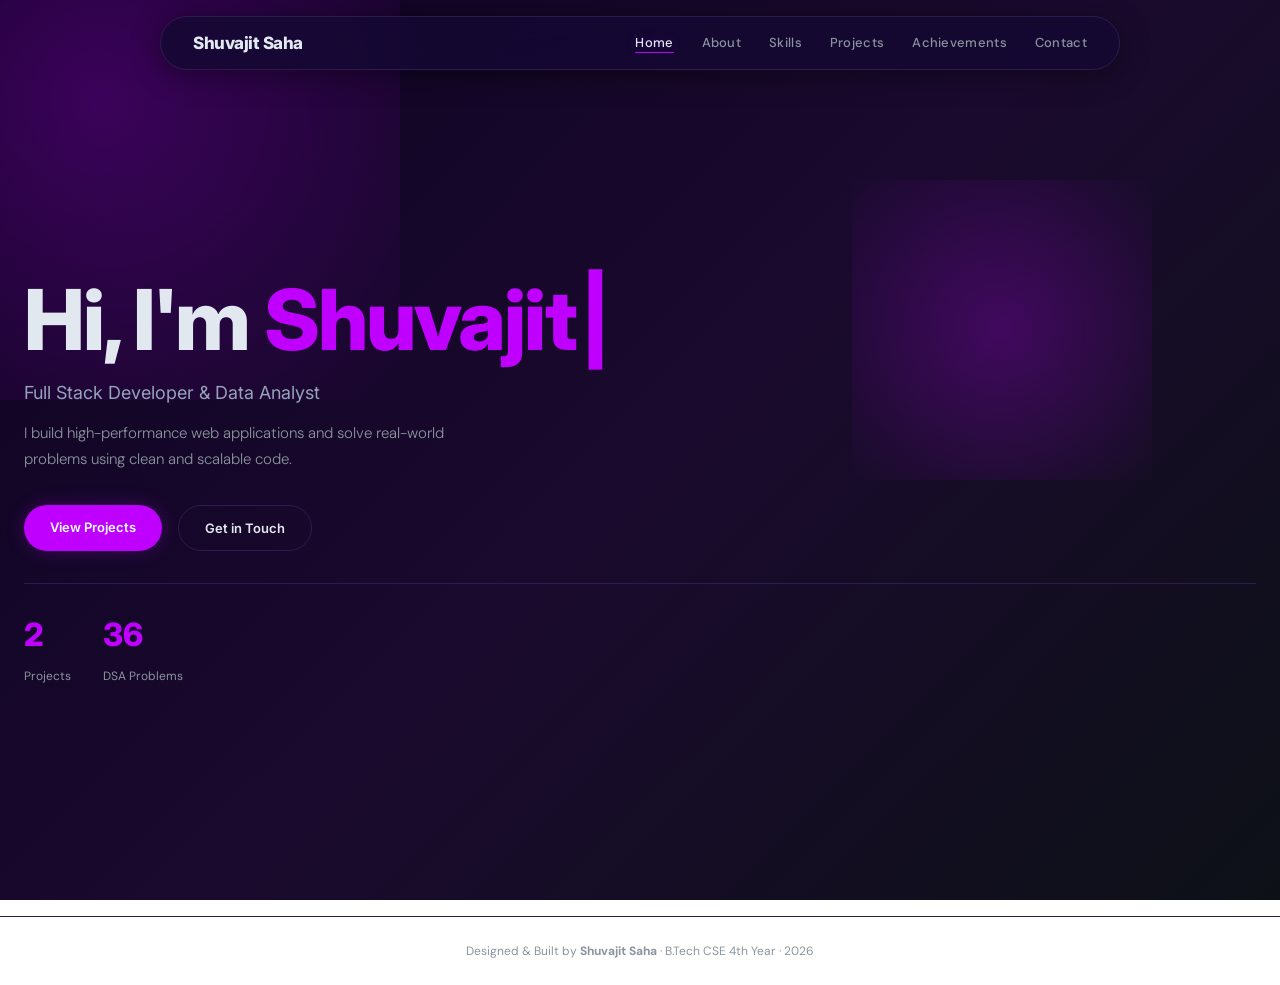
<file: index.html>
<!DOCTYPE html>
<html lang="en">

<head>
  <meta charset="UTF-8" />
  <link rel="icon" type="image/png" href="./source/favicon.png" />
  <meta name="viewport" content="width=device-width, initial-scale=1.0" />
  <title>Portfolio — Home</title>
  <link rel="stylesheet" href="css/style.css" />
  <link
    href="https://fonts.googleapis.com/css2?family=Syne:wght@400;700;800&family=DM+Sans:wght@300;400;500&display=swap"
    rel="stylesheet" />
  <link href="https://fonts.googleapis.com/css2?family=Inter:wght@300;400;500;600;700&display=swap" rel="stylesheet">
</head>

<body>

  <!-- NAVIGATION -->
  <nav>
    <a href="./index.html" class="nav-logo">Shuvajit Saha</a>
    <ul class="nav-links">
      <li><a class="link active" href="./index.html">Home</a></li>
      <li><a class="link" href="./about.html">About</a></li>
      <li><a class="link" href="./skills.html">Skills</a></li>
      <li><a class="link" href="./projects.html">Projects</a></li>
      <li><a class="link" href="./achievements.html">Achievements</a></li>
      <li><a class="link" href="./contact.html">Contact</a></li>
    </ul>
    <button class="nav-toggle" onclick="toggleMenu()">&#9776;</button>
  </nav>

  <!-- HERO -->
  <main>
    <section class="hero">

      <div class="hero-text">
        <h1>Hi, I'm <span id="typing" class="accent"></span></h1>
        <h3 class="subtitle">Full Stack Developer &amp; Data Analyst</h3>
        <p class="hero-desc">
          I build high-performance web applications and solve real-world problems using clean and scalable code.
        </p>

        <div class="hero-buttons">
          <a href="./projects.html" class="btn-primary">View Projects</a>
          <a href="./contact.html" class="btn-outline">Get in Touch</a>
        </div>

        <div class="hero-stats">
          <div>
            <div class="stat-num" data-target="4">0</div>
            <div class="stat-label">Projects</div>
          </div>
          <div>
            <div class="stat-num" data-target="50">0</div>
            <div class="stat-label">DSA Problems</div>
          </div>
        </div>
      </div>
    </section>
  </main>

  <footer>
    <p>Designed &amp; Built by <strong>Shuvajit Saha</strong> &middot; B.Tech CSE 4th Year &middot; 2026</p>
  </footer>

  <script src="js/main.js"></script>
</body>

</html>
</file>
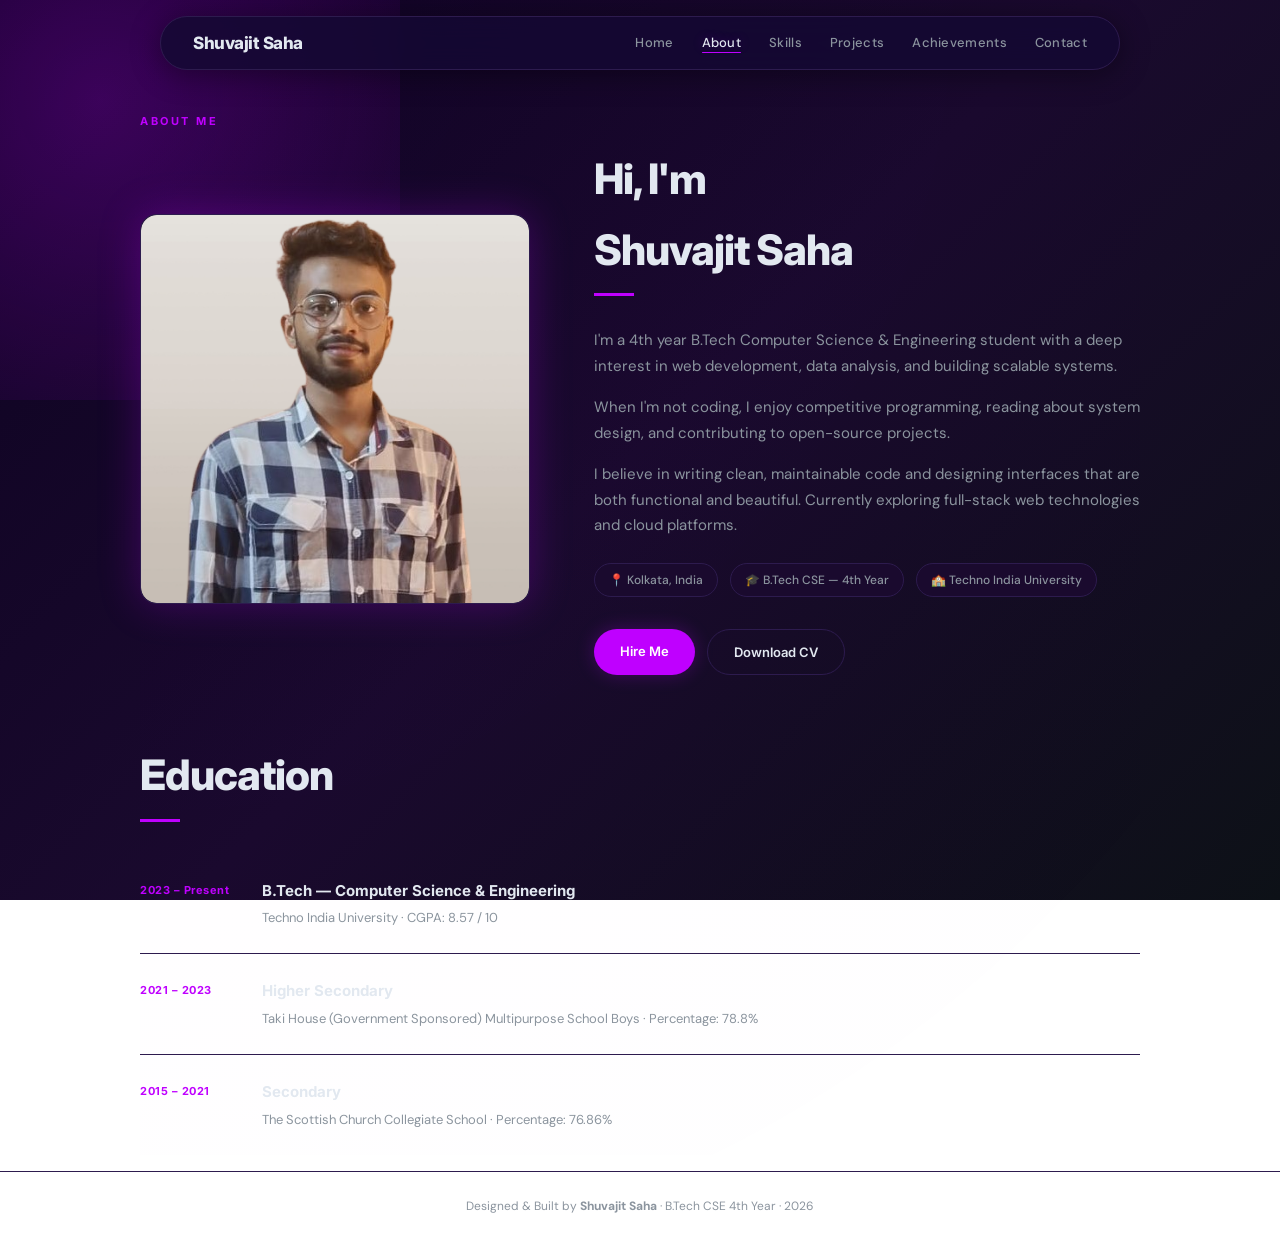
<file: about.html>
<!DOCTYPE html>
<html lang="en">

<head>
  <meta charset="UTF-8" />
  <link rel="icon" type="image/png" href="./source/favicon.png" />
  <meta name="viewport" content="width=device-width, initial-scale=1.0" />
  <title>Portfolio — About</title>
  <link rel="stylesheet" href="css/style.css" />
  <link
    href="https://fonts.googleapis.com/css2?family=Syne:wght@400;700;800&family=DM+Sans:wght@300;400;500&display=swap"
    rel="stylesheet" />
  <link href="https://fonts.googleapis.com/css2?family=Inter:wght@300;400;500;600;700&display=swap" rel="stylesheet">
</head>

<body>

  <nav>
    <a href="./index.html" class="nav-logo">Shuvajit Saha</a>
    <ul class="nav-links">
      <li><a class="link" href="./index.html">Home</a></li>
      <li><a class="link active" href="./about.html">About</a></li>
      <li><a class="link" href="./skills.html">Skills</a></li>
      <li><a class="link" href="./projects.html">Projects</a></li>
      <li><a class="link" href="./achievements.html">Achievements</a></li>
      <li><a class="link" href="./contact.html">Contact</a></li>
    </ul>
    <button class="nav-toggle" onclick="toggleMenu()">&#9776;</button>
  </nav>

  <main>
    <section class="page-section">
      <div class="section-label">About Me</div>
      <div class="about-grid">
        <div class="about-avatar">
          <img src="./source/shuvajit.png" alt="Shuvajit Saha" />
        </div>

        <div class="about-text">
          <h2>Hi, I'm<br>Shuvajit Saha</h2>
          <p>
            I'm a 4th year B.Tech Computer Science &amp; Engineering student with a deep
            interest in web development, data analysis, and building scalable systems.
          </p>
          <p>
            When I'm not coding, I enjoy competitive programming, reading about system
            design, and contributing to open-source projects.
          </p>
          <p>
            I believe in writing clean, maintainable code and designing interfaces that
            are both functional and beautiful. Currently exploring full-stack web technologies
            and cloud platforms.
          </p>

          <div class="info-row">
            <span class="info-chip">📍 Kolkata, India</span>
            <span class="info-chip">🎓 B.Tech CSE — 4th Year</span>
            <span class="info-chip">🏫 Techno India University</span>
          </div>

          <div class="info-row" style="margin-top:2rem">
            <a href="./contact.html" class="btn-primary">Hire Me</a>
            <a href="./source/Resume_Updated.pdf" class="btn-outline" target="_blank" rel="noopener noreferrer">Download
              CV</a>
          </div>
        </div>
      </div>

      <!-- Education Timeline -->
      <div class="education-section">
        <h2>Education</h2>
        <div class="timeline">
          <div class="timeline-item">
            <div class="tl-year">2023 – Present</div>
            <div class="tl-info">
              <h3>B.Tech — Computer Science &amp; Engineering</h3>
              <p>Techno India University &middot; CGPA: 8.57 / 10</p>
            </div>
          </div>
          <div class="timeline-item">
            <div class="tl-year">2021 – 2023</div>
            <div class="tl-info">
              <h3>Higher Secondary</h3>
              <p>Taki House (Government Sponsored) Multipurpose School Boys &middot; Percentage: 78.8%</p>
            </div>
          </div>
          <div class="timeline-item">
            <div class="tl-year">2015 – 2021</div>
            <div class="tl-info">
              <h3>Secondary</h3>
              <p>The Scottish Church Collegiate School &middot; Percentage: 76.86%</p>
            </div>
          </div>
        </div>
      </div>
    </section>
  </main>

  <footer>
    <p>Designed &amp; Built by <strong>Shuvajit Saha</strong> &middot; B.Tech CSE 4th Year &middot; 2026</p>
  </footer>

  <script src="js/main.js"></script>
</body>

</html>
</file>
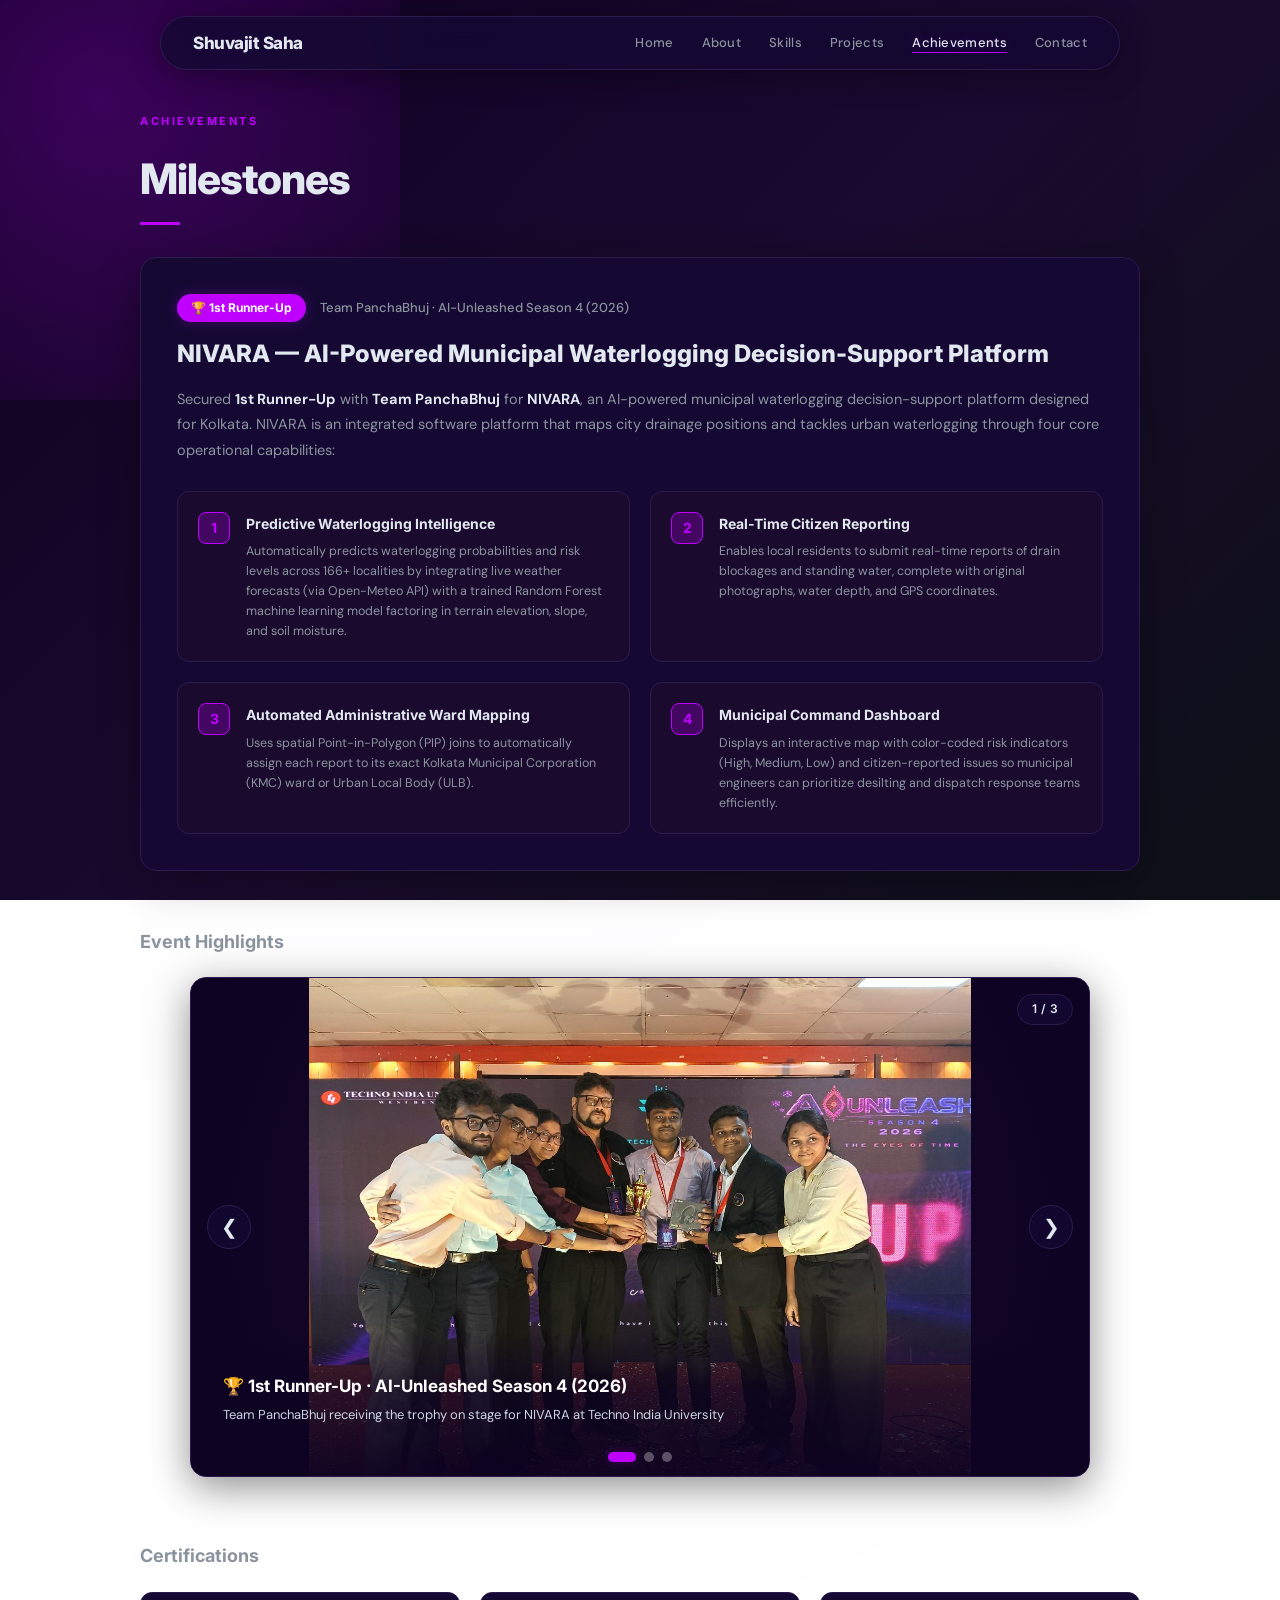
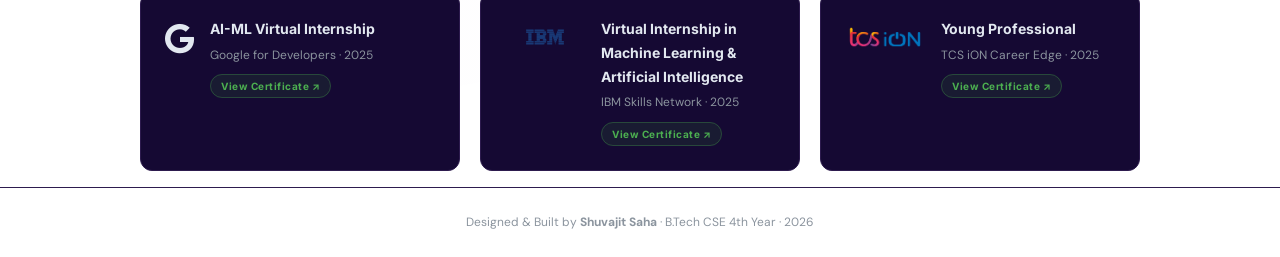
<file: achievements.html>
<!doctype html>
<html lang="en">
  <head>
    <meta charset="UTF-8" />
    <link rel="icon" type="image/png" href="./source/favicon.png" />
    <meta name="viewport" content="width=device-width, initial-scale=1.0" />
    <title>Portfolio — Achievements</title>
    <link rel="stylesheet" href="css/style.css" />
    <link
      href="https://fonts.googleapis.com/css2?family=Syne:wght@400;700;800&family=DM+Sans:wght@300;400;500&display=swap"
      rel="stylesheet"
    />
    <link
      href="https://fonts.googleapis.com/css2?family=Inter:wght@300;400;500;600;700&display=swap"
      rel="stylesheet"
    />
    <link
      rel="stylesheet"
      href="https://cdnjs.cloudflare.com/ajax/libs/font-awesome/6.5.0/css/all.min.css"
    />
  </head>

  <body>
    <nav>
      <a href="./index.html" class="nav-logo">Shuvajit Saha</a>
      <ul class="nav-links">
        <li><a class="link" href="./index.html">Home</a></li>
        <li><a class="link" href="./about.html">About</a></li>
        <li><a class="link" href="./skills.html">Skills</a></li>
        <li><a class="link" href="./projects.html">Projects</a></li>
        <li>
          <a class="link active" href="./achievements.html">Achievements</a>
        </li>
        <li><a class="link" href="./contact.html">Contact</a></li>
      </ul>
      <button class="nav-toggle" onclick="toggleMenu()">&#9776;</button>
    </nav>

    <main>
      <section class="page-section">
        <div class="section-label">Achievements</div>
        <h2>Milestones</h2>

        <!-- Milestone Spotlight -->
        <div class="milestone-card" style="margin-bottom: 3.5rem">
          <div class="milestone-header">
            <span class="milestone-badge">🏆 1st Runner-Up</span>
            <span class="milestone-team">Team PanchaBhuj &middot; AI-Unleashed Season 4 (2026)</span>
          </div>

          <h3 class="milestone-title">
            NIVARA — AI-Powered Municipal Waterlogging Decision-Support Platform
          </h3>

          <p class="milestone-summary">
            Secured <strong>1st Runner-Up</strong> with <strong>Team PanchaBhuj</strong> for <strong>NIVARA</strong>, an AI-powered municipal waterlogging decision-support platform designed for Kolkata. NIVARA is an integrated software platform that maps city drainage positions and tackles urban waterlogging through four core operational capabilities:
          </p>

          <div class="milestone-features">
            <div class="feature-item">
              <div class="feature-num">1</div>
              <div class="feature-content">
                <h4>Predictive Waterlogging Intelligence</h4>
                <p>
                  Automatically predicts waterlogging probabilities and risk levels
                  across 166+ localities by integrating live weather forecasts (via
                  Open-Meteo API) with a trained Random Forest machine learning
                  model factoring in terrain elevation, slope, and soil moisture.
                </p>
              </div>
            </div>

            <div class="feature-item">
              <div class="feature-num">2</div>
              <div class="feature-content">
                <h4>Real-Time Citizen Reporting</h4>
                <p>
                  Enables local residents to submit real-time reports of drain blockages
                  and standing water, complete with original photographs, water depth,
                  and GPS coordinates.
                </p>
              </div>
            </div>

            <div class="feature-item">
              <div class="feature-num">3</div>
              <div class="feature-content">
                <h4>Automated Administrative Ward Mapping</h4>
                <p>
                  Uses spatial Point-in-Polygon (PIP) joins to automatically assign
                  each report to its exact Kolkata Municipal Corporation (KMC) ward
                  or Urban Local Body (ULB).
                </p>
              </div>
            </div>

            <div class="feature-item">
              <div class="feature-num">4</div>
              <div class="feature-content">
                <h4>Municipal Command Dashboard</h4>
                <p>
                  Displays an interactive map with color-coded risk indicators
                  (High, Medium, Low) and citizen-reported issues so municipal
                  engineers can prioritize desilting and dispatch response teams
                  efficiently.
                </p>
              </div>
            </div>
          </div>
        </div>

        <!-- Event Highlights Carousel -->
        <div class="carousel-section" style="margin-bottom: 4rem">
          <h3 class="sub-heading">Event Highlights</h3>
          <div class="carousel-container" id="achievement-carousel">
            <div class="carousel-track">
              <div class="carousel-slide active">
                <img
                  src="./source/achievement-1.jpg"
                  alt="Team PanchaBhuj receiving 1st Runner-Up trophy at AI-Unleashed Season 4 2026"
                />
                <div class="carousel-caption">
                  <h4>
                    🏆 1st Runner-Up &middot; AI-Unleashed Season 4 (2026)
                  </h4>
                  <p>
                    Team PanchaBhuj receiving the trophy on stage for NIVARA at
                    Techno India University
                  </p>
                </div>
              </div>

              <div class="carousel-slide">
                <img
                  src="./source/achievement-2.jpg"
                  alt="Team PanchaBhuj celebrating on stage with trophy"
                />
                <div class="carousel-caption">
                  <h4>Team PanchaBhuj with the Trophy</h4>
                  <p>
                    Celebrating our hackathon success with teammates on stage
                  </p>
                </div>
              </div>

              <div class="carousel-slide">
                <img
                  src="./source/achievement-3.jpg"
                  alt="Felicitation and medal ceremony on stage"
                />
                <div class="carousel-caption">
                  <h4>Felicitation &amp; Medal Ceremony</h4>
                  <p>
                    Honored with medals for our municipal waterlogging
                    decision-support platform
                  </p>
                </div>
              </div>
            </div>

            <!-- Controls -->
            <button
              class="carousel-btn prev"
              id="carousel-prev"
              aria-label="Previous slide"
            >
              &#10094;
            </button>
            <button
              class="carousel-btn next"
              id="carousel-next"
              aria-label="Next slide"
            >
              &#10095;
            </button>

            <!-- Counter Badge -->
            <div class="carousel-counter" id="carousel-counter">1 / 3</div>

            <!-- Dots Indicator -->
            <div class="carousel-dots" id="carousel-dots">
              <button
                class="dot active"
                data-index="0"
                aria-label="Slide 1"
              ></button>
              <button class="dot" data-index="1" aria-label="Slide 2"></button>
              <button class="dot" data-index="2" aria-label="Slide 3"></button>
            </div>
          </div>
        </div>

        <!-- Certifications -->
        <h3 class="sub-heading">Certifications</h3>
        <div class="cert-grid">
          <div class="cert-card">
            <div class="cert-badge">
              <i class="fa-brands fa-google"></i>
            </div>
            <div class="cert-info">
              <h3>AI-ML Virtual Internship</h3>
              <p>Google for Developers &middot; 2025</p>
              <a
                href="https://drive.google.com/file/d/1YgZs1uMsqID8Ofb5yNqcEYVxQhSIt1xh/view?usp=sharing"
                target="_blank"
                rel="noopener noreferrer"
                class="cert-status verified"
              >
                View Certificate ↗
              </a>
            </div>
          </div>
          <div class="cert-card">
            <div class="cert-badge">
              <img src="source/ibm.png" alt="IBM Logo" />
            </div>
            <div class="cert-info">
              <h3>
                Virtual Internship in Machine Learning & Artificial Intelligence
              </h3>
              <p>IBM Skills Network &middot; 2025</p>
              <a
                href="https://drive.google.com/file/d/1DGJ9QwRo-SRRxT_zCUPS7hDeENVomHPx/view?usp=sharing"
                target="_blank"
                rel="noopener noreferrer"
                class="cert-status verified"
              >
                View Certificate ↗
              </a>
            </div>
          </div>
          <div class="cert-card">
            <div class="cert-badge">
              <img src="source/tcsion.png" alt="TCS Logo" />
            </div>
            <div class="cert-info">
              <h3>Young Professional</h3>
              <p>TCS iON Career Edge &middot; 2025</p>
              <a
                href="https://drive.google.com/file/d/1hjge5HFdiOjNTrTHhx_MXcIZkI9b0fES/view?usp=sharing"
                target="_blank"
                rel="noopener noreferrer"
                class="cert-status verified"
              >
                View Certificate ↗
              </a>
            </div>
          </div>
        </div>
      </section>
    </main>

    <footer>
      <p>
        Designed &amp; Built by <strong>Shuvajit Saha</strong> &middot; B.Tech
        CSE 4th Year &middot; 2026
      </p>
    </footer>

    <script src="js/main.js"></script>
  </body>
</html>
</file>
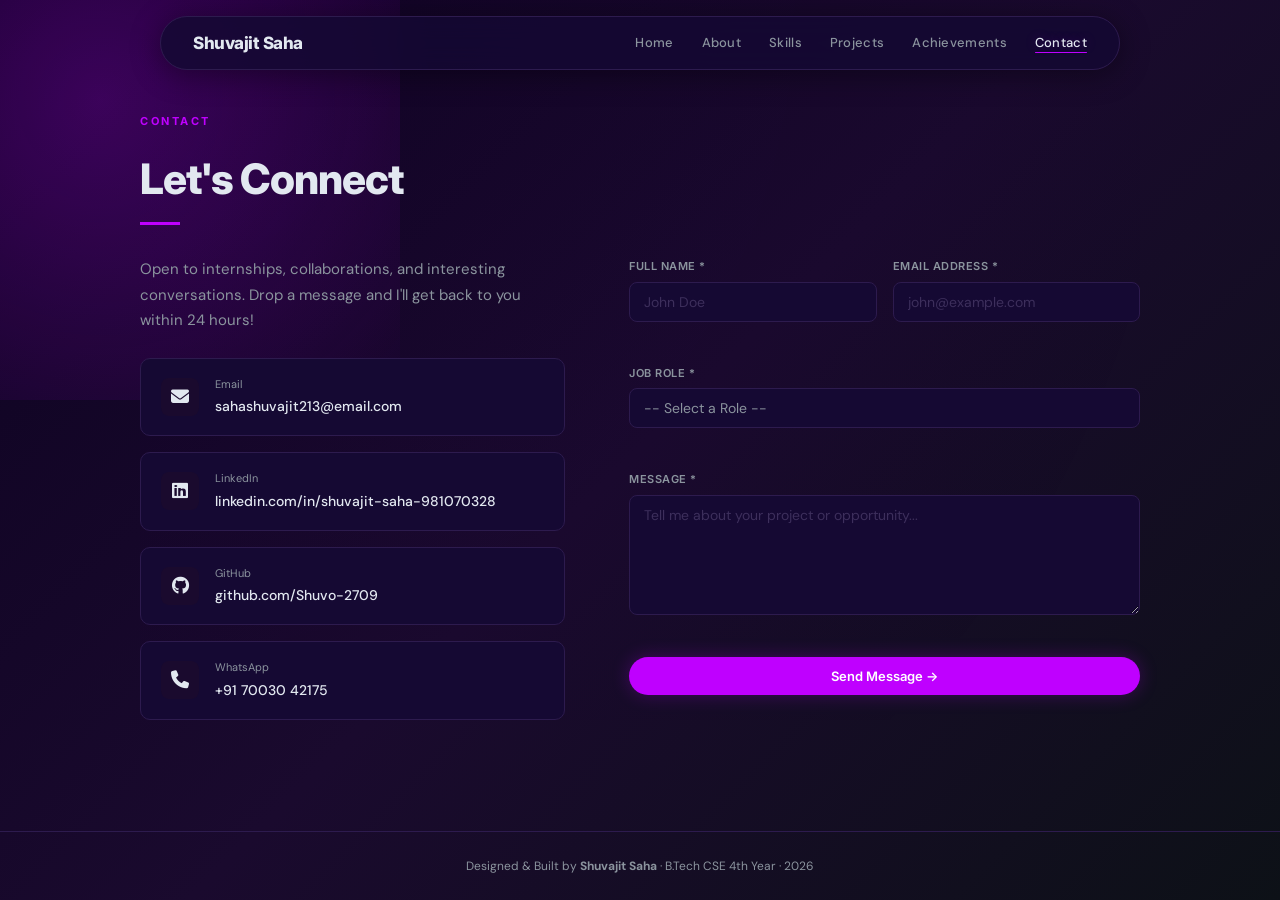
<file: contact.html>
<!DOCTYPE html>
<html lang="en">

<head>
  <meta charset="UTF-8" />
  <link rel="icon" type="image/png" href="./source/favicon.png" />
  <meta name="viewport" content="width=device-width, initial-scale=1.0" />
  <title>Portfolio — Contact</title>
  <link rel="stylesheet" href="css/style.css" />
  <link
    href="https://fonts.googleapis.com/css2?family=Syne:wght@400;700;800&family=DM+Sans:wght@300;400;500&display=swap"
    rel="stylesheet" />
  <link href="https://fonts.googleapis.com/css2?family=Inter:wght@300;400;500;600;700&display=swap" rel="stylesheet">
  <link rel="stylesheet" href="https://cdnjs.cloudflare.com/ajax/libs/font-awesome/6.5.0/css/all.min.css">
</head>

<body>

  <nav>
    <a href="./index.html" class="nav-logo">Shuvajit Saha</a>
    <ul class="nav-links">
      <li><a class="link" href="./index.html">Home</a></li>
      <li><a class="link" href="./about.html">About</a></li>
      <li><a class="link" href="./skills.html">Skills</a></li>
      <li><a class="link" href="./projects.html">Projects</a></li>
      <li><a class="link" href="./achievements.html">Achievements</a></li>
      <li><a class="link active" href="./contact.html">Contact</a></li>
    </ul>
    <button class="nav-toggle" onclick="toggleMenu()">&#9776;</button>
  </nav>
  <main>
    <section class="page-section">
      <div class="section-label">Contact</div>
      <h2>Let's Connect</h2>

      <!-- Contact Info -->
      <div class="contact-wrap">
        <div class="contact-left">
          <p class="contact-intro">
            Open to internships, collaborations, and interesting conversations.
            Drop a message and I'll get back to you within 24 hours!
          </p>

          <div class="contact-info">
            <a class="contact-row" href="mailto:sahashuvajit213@email.com" target="_blank" rel="noopener noreferrer"
              title="Send Email">
              <div class="c-icon">
                <i class="fa-solid fa-envelope"></i>
              </div>
              <div>
                <div class="c-label">Email</div>
                <div class="c-val">sahashuvajit213@email.com</div>
              </div>
            </a>
            <a class="contact-row" href="https://www.linkedin.com/in/shuvajit-saha-981070328" target="_blank"
              rel="noopener noreferrer" title="LinkedIn Profile">
              <div class="c-icon">
                <i class="fa-brands fa-linkedin"></i>
              </div>
              <div>
                <div class="c-label">LinkedIn</div>
                <div class="c-val">linkedin.com/in/shuvajit-saha-981070328</div>
              </div>
            </a>
            <a class="contact-row" href="https://github.com/Shuvo-2709" target="_blank" rel="noopener noreferrer"
              title="GitHub Profile">
              <div class="c-icon">
                <i class="fa-brands fa-github"></i>
              </div>
              <div>
                <div class="c-label">GitHub</div>
                <div class="c-val">github.com/Shuvo-2709</div>
              </div>
            </a>
            <a class="contact-row"
              href="https://wa.me/917003042175?text=Hello%20Shuvajit%2C%20I%20came%20across%20your%20portfolio!"
              target="_blank" rel="noopener noreferrer" title="WhatsApp">
              <div class="c-icon">
                <i class="fa-solid fa-phone"></i>
              </div>
              <div>
                <div class="c-label">WhatsApp</div>
                <div class="c-val">+91 70030 42175 </div>
              </div>
            </a>
          </div>
        </div>

        <!-- Contact Form -->
        <form class="contact-form" id="contactForm" onsubmit="handleSubmit(event)" novalidate>
          <div class="form-row">
            <div class="form-group">
              <label for="fname">Full Name *</label>
              <input type="text" id="fname" name="fname" placeholder="John Doe" required />
              <span class="error-msg" id="fname-error"></span>
            </div>
            <div class="form-group">
              <label for="femail">Email Address *</label>
              <input type="email" id="femail" name="femail" placeholder="john@example.com" required />
              <span class="error-msg" id="femail-error"></span>
            </div>
          </div>
          <div class="form-group">
            <label for="fjobrole">Job Role *</label>
            <select id="fjobrole" name="fjobrole" required>
              <option value="">-- Select a Role --</option>
              <option value="Collaboration">Collaboration</option>
              <option value="Internship">Internship</option>
              <option value="Frontend Developer">Frontend Developer</option>
              <option value="Backend Developer">Backend Developer</option>
              <option value="Data Analyst">Data Analyst</option>
              <option value="Coder">Coder</option>
            </select>
            <span class="error-msg" id="fjobrole-error"></span>
          </div>
          <div class="form-group">
            <label for="fmessage">Message *</label>
            <textarea id="fmessage" name="fmessage" rows="5" placeholder="Tell me about your project or opportunity..."
              required></textarea>
            <span class="error-msg" id="fmessage-error"></span>
          </div>
          <button type="submit" class="btn-primary full-btn">
            Send Message →
          </button>
        </form>
      </div>
    </section>
  </main>

  <div id="popup" class="popup">
    <div class="popup-box">
      <h2>✅ Message Sent!</h2>
      <p>Thanks! I’ll get back to you soon.</p>
      <button onclick="closePopup()">Close</button>
    </div>
  </div>

  <footer>
    <p>Designed &amp; Built by <strong>Shuvajit Saha</strong> &middot; B.Tech CSE 4th Year &middot; 2026</p>
  </footer>

  <script src="js/main.js"></script>
</body>

</html>
</file>
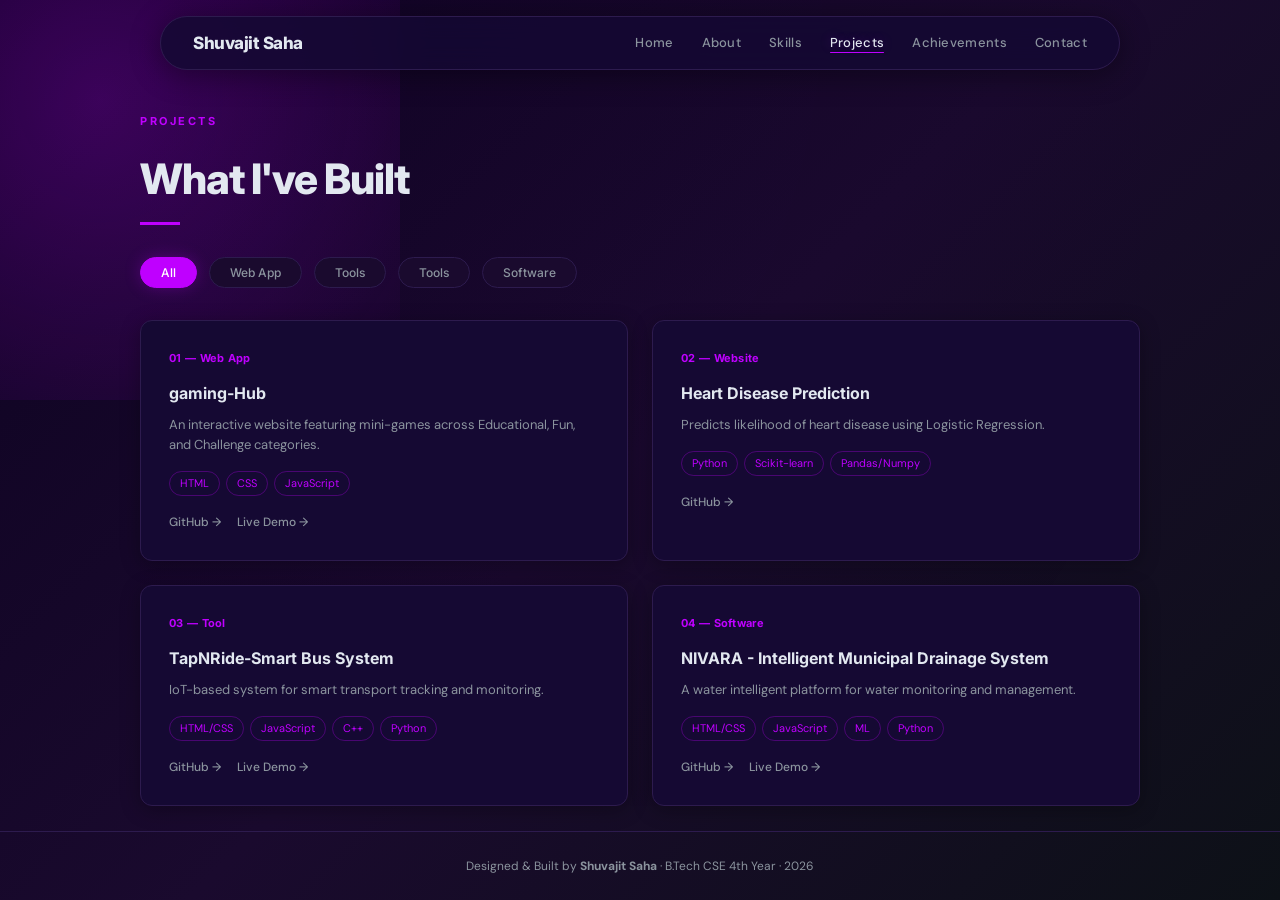
<file: projects.html>
<!DOCTYPE html>
<html lang="en">

<head>
  <meta charset="UTF-8" />
  <link rel="icon" type="image/png" href="./source/favicon.png" />
  <meta name="viewport" content="width=device-width, initial-scale=1.0" />
  <title>Portfolio — Projects</title>
  <link rel="stylesheet" href="css/style.css" />
  <link
    href="https://fonts.googleapis.com/css2?family=Syne:wght@400;700;800&family=DM+Sans:wght@300;400;500&display=swap"
    rel="stylesheet" />
  <link href="https://fonts.googleapis.com/css2?family=Inter:wght@300;400;500;600;700&display=swap" rel="stylesheet">
</head>

<body>

  <nav>
    <a href="./index.html" class="nav-logo">Shuvajit Saha</a>
    <ul class="nav-links">
      <li><a class="link" href="./index.html">Home</a></li>
      <li><a class="link" href="./about.html">About</a></li>
      <li><a class="link" href="./skills.html">Skills</a></li>
      <li><a class="link active" href="./projects.html">Projects</a></li>
      <li><a class="link" href="./achievements.html">Achievements</a></li>
      <li><a class="link" href="./contact.html">Contact</a></li>
    </ul>
    <button class="nav-toggle" onclick="toggleMenu()">&#9776;</button>
  </nav>

  <main>
    <section class="page-section">
      <div class="section-label">Projects</div>
      <h2>What I've Built</h2>

      <!-- Filter Buttons -->
      <div class="filter-btns">
        <button class="filter-btn active" onclick="filterProjects('all', this)">All</button>
        <button class="filter-btn" onclick="filterProjects('web', this)">Web App</button>
        <button class="filter-btn" onclick="filterProjects('tool', this)">Tools</button>
        <button class="filter-btn" onclick="filterProjects('tool', this)">Tools</button>
        <button class="filter-btn" onclick="filterProjects('soft', this)">Software</button>
      </div>

      <div class="projects-grid" id="xml-projects"></div>
    </section>
  </main>

  <footer>
    <p>Designed &amp; Built by <strong>Shuvajit Saha</strong> &middot; B.Tech CSE 4th Year &middot; 2026</p>
  </footer>

  <script src="js/main.js"></script>
</body>

</html>
</file>
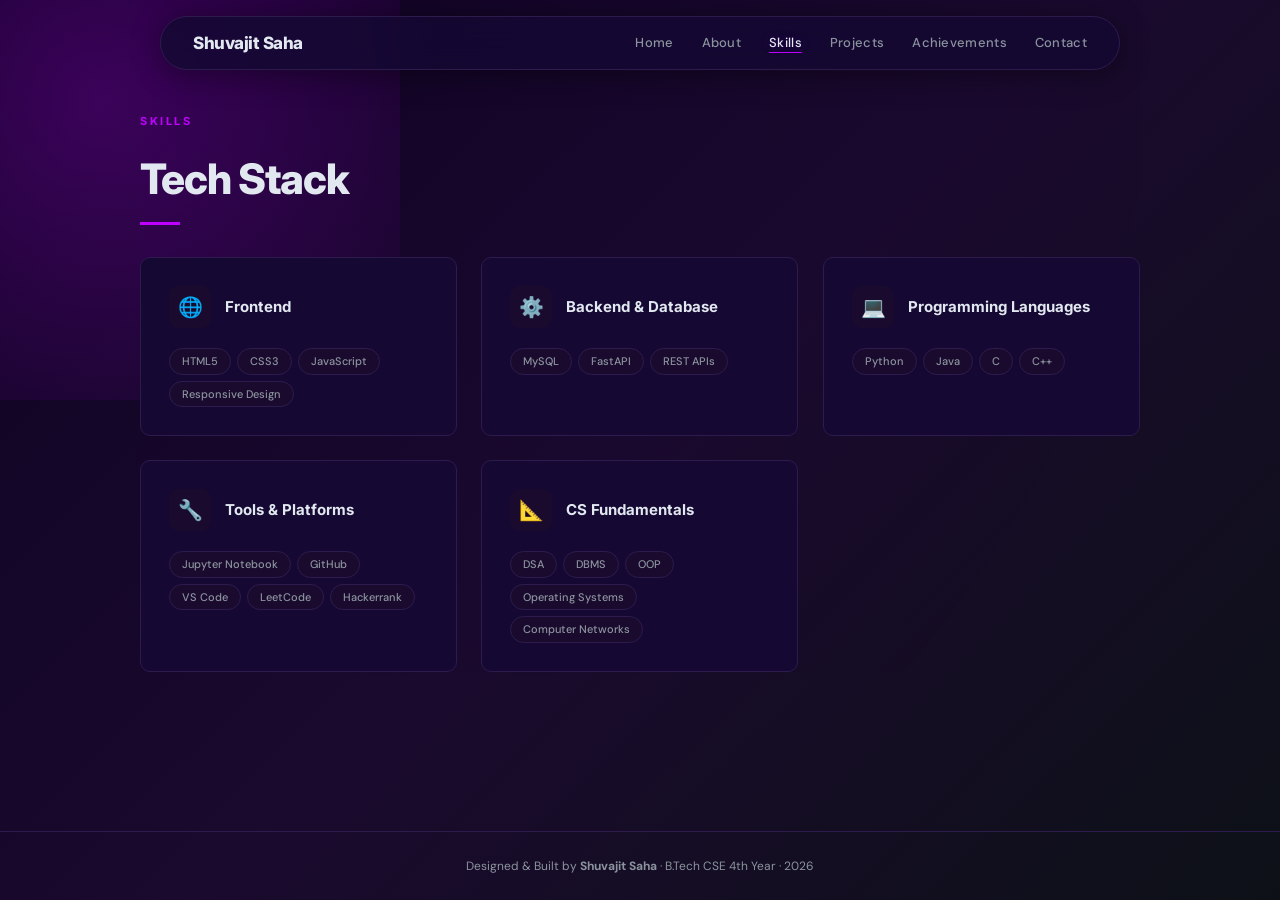
<file: skills.html>
<!DOCTYPE html>
<html lang="en">

<head>
  <meta charset="UTF-8" />
  <link rel="icon" type="image/png" href="./source/favicon.png" />
  <meta name="viewport" content="width=device-width, initial-scale=1.0" />
  <title>Portfolio — Skills</title>
  <link rel="stylesheet" href="css/style.css" />
  <link
    href="https://fonts.googleapis.com/css2?family=Syne:wght@400;700;800&family=DM+Sans:wght@300;400;500&display=swap"
    rel="stylesheet" />
  <link href="https://fonts.googleapis.com/css2?family=Inter:wght@300;400;500;600;700&display=swap" rel="stylesheet">
</head>

<body>

  <nav>
    <a href="./index.html" class="nav-logo">Shuvajit Saha</a>
    <ul class="nav-links">
      <li><a class="link" href="./index.html">Home</a></li>
      <li><a class="link" href="./about.html">About</a></li>
      <li><a class="link active" href="./skills.html">Skills</a></li>
      <li><a class="link" href="./projects.html">Projects</a></li>
      <li><a class="link" href="./achievements.html">Achievements</a></li>
      <li><a class="link" href="./contact.html">Contact</a></li>
    </ul>
    <button class="nav-toggle" onclick="toggleMenu()">&#9776;</button>
  </nav>

  <main>
    <section class="page-section">
      <div class="section-label">Skills</div>
      <h2>Tech Stack</h2>

      <div class="skills-grid">
        <div class="skill-card">
          <div class="skill-header">
            <div class="skill-icon">🌐</div>
            <h3>Frontend</h3>
          </div>
          <div class="skill-tags">
            <span class="tag">HTML5</span>
            <span class="tag">CSS3</span>
            <span class="tag">JavaScript</span>
            <span class="tag">Responsive Design</span>
          </div>
        </div>

        <div class="skill-card">
          <div class="skill-header">
            <div class="skill-icon">⚙️</div>
            <h3>Backend &amp; Database</h3>
          </div>
          <div class="skill-tags">
            <span class="tag">MySQL</span>
            <span class="tag">FastAPI</span>
            <span class="tag">REST APIs</span>
          </div>
        </div>

        <div class="skill-card">
          <div class="skill-header">
            <div class="skill-icon">💻</div>
            <h3>Programming Languages</h3>
          </div>
          <div class="skill-tags">
            <span class="tag">Python</span>
            <span class="tag">Java</span>
            <span class="tag">C</span>
            <span class="tag">C++</span>
          </div>
        </div>

        <div class="skill-card">
          <div class="skill-header">
            <div class="skill-icon">🔧</div>
            <h3>Tools &amp; Platforms</h3>
          </div>
          <div class="skill-tags">
            <span class="tag">Jupyter Notebook</span>
            <span class="tag">GitHub</span>
            <span class="tag">VS Code</span>
            <span class="tag">LeetCode</span>
            <span class="tag">Hackerrank</span>
          </div>
        </div>

        <div class="skill-card">
          <div class="skill-header">
            <div class="skill-icon">📐</div>
            <h3>CS Fundamentals</h3>
          </div>
          <div class="skill-tags">
            <span class="tag">DSA</span>
            <span class="tag">DBMS</span>
            <span class="tag">OOP</span>
            <span class="tag">Operating Systems</span>
            <span class="tag">Computer Networks</span>
          </div>
        </div>
      </div>
    </section>
  </main>

  <footer>
    <p>Designed &amp; Built by <strong>Shuvajit Saha</strong> &middot; B.Tech CSE 4th Year &middot; 2026</p>
  </footer>

  <script src="js/main.js"></script>
</body>

</html>
</file>
<file: css/style.css>
/* RESET & BASE */
*,
*::before,
*::after {
  margin: 0;
  padding: 0;
  box-sizing: border-box;
}

:root {
  --ink: #e2e8f0;
  --accent: #bf00ff;
  --accent-glow: rgba(191, 0, 255, 0.25);
  --soft: #1a0a2e;
  --muted: #8b949e;
  --border: #2d1b4e;
  --card: #150933;
  --font-display: 'Inter', sans-serif;
  --font-body: 'DM Sans', sans-serif;
}

html {
  scroll-behavior: smooth;
}

body {
  font-family: var(--font-body);
  background: linear-gradient(135deg, #0d0221 0%, #1a0a2e 50%, #0d1117 100%);
  background-attachment: fixed;
  color: var(--ink);
  font-size: 15px;
  line-height: 1.7;
  animation: fadePage 0.5s ease;
  transition: background 0.2s, color 0.2s;
  display: flex;
  flex-direction: column;
  min-height: 100vh;
}

/* floating card */
body::before {
  content: "";
  position: fixed;
  top: -200px;
  left: -200px;
  width: 600px;
  height: 600px;
  background: radial-gradient(circle, var(--accent-glow), transparent);
  z-index: -1;
  pointer-events: none;
}

@keyframes fadePage {
  from {
    opacity: 0;
  }

  to {
    opacity: 1;
  }
}

a {
  text-decoration: none;
  color: inherit;
  transition: background 0.2s, color 0.2s;
}

img {
  max-width: 100%;
  display: block;
}

button {
  transition: background 0.2s, color 0.2s;
}

/* --- NAVIGATION --- */
nav {
  position: fixed;
  top: 16px;
  left: 50%;
  transform: translateX(-50%);
  width: calc(100% - 4rem);
  max-width: 960px;
  z-index: 100;
  background: rgba(21, 9, 51, 0.85);
  backdrop-filter: blur(16px);
  -webkit-backdrop-filter: blur(16px);
  border: 1px solid var(--border);
  border-radius: 50px;
  display: flex;
  align-items: center;
  justify-content: space-between;
  padding: 0 2rem;
  height: 54px;
  box-shadow: 0 4px 30px rgba(0, 0, 0, 0.4);
}

.nav-logo {
  font-family: var(--font-display);
  font-weight: 800;
  font-size: 17px;
  letter-spacing: -0.5px;
  color: var(--ink);
}

.nav-links {
  display: flex;
  gap: 1.75rem;
  list-style: none;
}

.link {
  font-size: 13px;
  font-weight: 500;
  color: var(--muted);
  letter-spacing: 0.3px;
  transition: color 0.2s ease, text-shadow 0.2s ease;
  padding-bottom: 2px;
  position: relative;
}

/* Underline slide-in effect */
.link::after {
  content: '';
  position: absolute;
  bottom: 0;
  left: 0;
  width: 0;
  height: 1.5px;
  background: var(--accent);
  border-radius: 2px;
  transition: width 0.3s cubic-bezier(0.34, 1.56, 0.64, 1);
}

.link:hover,
.link.active {
  color: var(--ink);
  text-shadow: 0 0 12px var(--accent-glow);
}

.link:hover::after,
.link.active::after {
  width: 100%;
}

.nav-toggle {
  display: none;
  background: none;
  border: none;
  font-size: 22px;
  cursor: pointer;
  color: var(--ink);
}

/* HERO */
main {
  flex: 1;
}

.hero {
  min-height: 100vh;
  display: flex;
  flex-direction: column;
  justify-content: center;
  padding: 8rem 1.5rem 4rem;
  position: relative;
}

.hero::after {
  content: "";
  position: absolute;
  width: 300px;
  height: 300px;
  background: radial-gradient(circle, var(--accent-glow), transparent);
  top: 20%;
  right: 10%;
  z-index: -1;
}

h1 {
  font-family: var(--font-display);
  font-size: clamp(48px, 7vw, 84px);
  font-weight: 800;
  line-height: 1.0;
  letter-spacing: -2px;
  margin-bottom: 1rem;
}

h1 .accent,
.accent {
  color: var(--accent);
}

#typing::after {
  content: "|";
  margin-left: 4px;
  animation: blink 1s infinite;
}

@keyframes blink {
  50% {
    opacity: 0;
  }
}

.subtitle {
  margin-top: 8px;
  color: #94a3b8;
  font-weight: 400;
  font-size: 18px;
}

.hero-desc {
  font-size: 15px;
  color: var(--muted);
  max-width: 480px;
  margin-top: 12px;
  font-weight: 300;
  line-height: 1.75;
}

.hero-buttons {
  display: flex;
  gap: 1rem;
  flex-wrap: wrap;
  margin-top: 2rem;
}

.hero-stats {
  display: flex;
  gap: 2rem;
  margin-top: 2rem;
  padding-top: 1.5rem;
  border-top: 1px solid var(--border);
  flex-wrap: wrap;
}

.hero-stats>div {
  display: flex;
  flex-direction: column;
  align-items: flex-start;
  transition: transform 0.3s ease;
}

.stat-num {
  font-family: var(--font-display);
  font-size: 32px;
  font-weight: 800;
  color: var(--accent);
  transition: all 0.3s ease;
}

.stat-label {
  font-size: 12px;
  color: var(--muted);
  margin-top: 4px;
}

.hero-stats>div:hover {
  transform: translateY(-3px);
}

/* BUTTONS */
.btn-primary,
.btn-outline {
  padding: 11px 26px;
  border-radius: 50px;
  font-size: 13px;
  font-weight: 600;
  font-family: var(--font-display);
  text-decoration: none;
  text-align: center;
  display: inline-block;
  cursor: pointer;
  transition: transform 0.25s cubic-bezier(0.34, 1.56, 0.64, 1),
    box-shadow 0.25s ease,
    background 0.2s ease;
  border: none;
}

.btn-primary {
  background: var(--accent);
  color: #fff;
  box-shadow: 0 0 18px var(--accent-glow);
}

.btn-primary:hover {
  transform: translateY(-3px) scale(1.03);
  box-shadow: 0 0 32px rgba(191, 0, 255, 0.5);
}

.btn-outline {
  background: transparent;
  color: var(--ink);
  border: 1px solid var(--border);
}

.btn-outline:hover {
  transform: translateY(-3px) scale(1.03);
  border-color: var(--accent);
  color: var(--accent);
  box-shadow: 0 0 18px var(--accent-glow);
}

/* PAGE SECTIONS */
.page-section {
  max-width: 1000px;
  margin: 0 auto;
  padding-top: 7rem;
  position: relative;
  opacity: 0;
  transform: translateY(40px);
  transition: all 0.8s ease;
}

.page-section::before {
  content: "";
  position: absolute;
  inset: 0;
  background: radial-gradient(circle at top left, var(--accent-glow), transparent);
  opacity: 0.05;
  z-index: -1;
}

.page-section.show {
  opacity: 1;
  transform: translateY(0);
}

.section-label {
  font-size: 11px;
  font-family: var(--font-display);
  font-weight: 700;
  letter-spacing: 2.5px;
  color: var(--accent);
  text-transform: uppercase;
  margin-bottom: 0.75rem;
}

h2 {
  font-family: var(--font-display);
  font-size: clamp(28px, 4vw, 42px);
  font-weight: 800;
  letter-spacing: -1px;
  margin-bottom: 2rem;
}

h2::after {
  content: "";
  display: block;
  width: 40px;
  height: 3px;
  background: var(--accent);
  margin-top: 8px;
}

h3 {
  font-family: var(--font-display);
  font-weight: 700;
}

.sub-heading {
  font-size: 18px;
  color: var(--muted);
  font-family: var(--font-display);
  margin-bottom: 1.25rem;
  font-weight: 700;
}

/* ABOUT PAGE */
.about-grid {
  display: grid;
  grid-template-columns: 1fr 1.4fr;
  gap: 4rem;
  align-items: center;
}

.about-avatar {
  aspect-ratio: 1;
  border-radius: 16px;
  background: var(--soft);
  border: 1px solid var(--border);
  display: flex;
  align-items: center;
  justify-content: center;
  overflow: hidden;
  box-shadow: 0 0 40px var(--accent-glow);
}

.about-avatar img {
  width: 100%;
  height: 100%;
  object-fit: cover;
  border-radius: 16px;
}

.about-text p {
  color: var(--muted);
  margin-bottom: 1rem;
}

.info-row {
  display: flex;
  gap: 0.75rem;
  flex-wrap: wrap;
  margin-top: 1.5rem;
}

.info-chip {
  background: var(--soft);
  border: 1px solid var(--border);
  border-radius: 50px;
  padding: 6px 14px;
  font-size: 12px;
  font-weight: 500;
  color: var(--muted);
}

.education-section {
  margin-top: 4rem;
}

.timeline {
  display: flex;
  flex-direction: column;
}

.timeline-item {
  display: flex;
  gap: 2rem;
  padding: 1.5rem 0;
  border-bottom: 1px solid var(--border);
}

.timeline-item:last-child {
  border-bottom: none;
}

.tl-year {
  font-family: var(--font-display);
  font-size: 11px;
  font-weight: 700;
  color: var(--accent);
  min-width: 90px;
  padding-top: 3px;
  letter-spacing: 0.5px;
}

.tl-info h3 {
  font-size: 15px;
  margin-bottom: 4px;
}

.tl-info p {
  font-size: 13px;
  color: var(--muted);
}

/* SKILLS PAGE */
.skills-grid {
  display: grid;
  grid-template-columns: repeat(3, 1fr);
  gap: 1.5rem;
}

.skill-card {
  background: var(--card);
  border: 1px solid var(--border);
  border-radius: 10px;
  padding: 1.75rem;
  transition: transform 0.3s cubic-bezier(0.34, 1.56, 0.64, 1),
    box-shadow 0.2s ease,
    border-color 0.2s ease;
  will-change: transform;
}

.skill-card:hover {
  transform: translateY(-4px);
  border-color: var(--accent);
  box-shadow: 0 8px 30px var(--accent-glow);
}

.skill-header {
  display: flex;
  align-items: center;
  gap: 0.85rem;
  margin-bottom: 1.25rem;
}

.skill-icon {
  width: 42px;
  height: 42px;
  background: var(--soft);
  border-radius: 10px;
  display: flex;
  align-items: center;
  justify-content: center;
  font-size: 20px;
  flex-shrink: 0;
}

.skill-card h3 {
  font-size: 15px;
  margin-bottom: 0;
  color: var(--ink);
  line-height: 1.3;
}

.skill-tags {
  display: flex;
  flex-wrap: wrap;
  gap: 6px;
}

.tag {
  background: var(--soft);
  border: 1px solid var(--border);
  border-radius: 50px;
  padding: 3px 12px;
  font-size: 11px;
  color: var(--muted);
  font-weight: 500;
}

/* PROJECTS PAGE */
.filter-btns {
  display: flex;
  gap: 0.75rem;
  margin-bottom: 2rem;
  flex-wrap: wrap;
}

.filter-btn {
  background: var(--soft);
  border: 1px solid var(--border);
  border-radius: 50px;
  padding: 7px 20px;
  font-size: 12px;
  font-weight: 500;
  font-family: var(--font-display);
  cursor: pointer;
  color: var(--muted);
  transition: all 0.2s;
}

.filter-btn:hover,
.filter-btn.active {
  background: var(--accent);
  color: #fff;
  border-color: var(--accent);
  box-shadow: 0 0 16px var(--accent-glow);
}

.projects-grid {
  display: grid;
  grid-template-columns: 1fr 1fr;
  gap: 1.5rem;
}

.project-card {
  background: var(--card);
  border: 1px solid var(--border);
  border-radius: 12px;
  padding: 1.75rem;
  transition: border-color 0.3s ease,
    transform 0.4s cubic-bezier(0.34, 1.56, 0.64, 1),
    box-shadow 0.3s ease;
  box-shadow: 0 4px 20px rgba(0, 0, 0, 0.3);
  will-change: transform;
}

.project-card:hover {
  border-color: var(--accent);
  transform: translateY(-5px);
  box-shadow: 0 12px 40px var(--accent-glow);
}

.project-card.hidden {
  display: none;
}

.proj-num {
  font-family: var(--font-display);
  font-size: 11px;
  color: var(--accent);
  font-weight: 700;
  margin-bottom: 0.75rem;
  letter-spacing: 0.3px;
}

.project-card h3 {
  font-size: 16px;
  margin-bottom: 0.5rem;
}

.project-card p {
  font-size: 13px;
  color: var(--muted);
  margin-bottom: 1rem;
  line-height: 1.55;
}

.proj-stack {
  display: flex;
  gap: 6px;
  flex-wrap: wrap;
  margin-bottom: 1rem;
}

.proj-tag {
  font-size: 11px;
  color: var(--accent);
  border: 1px solid rgba(191, 0, 255, 0.3);
  border-radius: 50px;
  padding: 2px 10px;
}

.proj-links {
  display: flex;
  gap: 1rem;
}

.proj-link {
  font-size: 12px;
  color: var(--muted);
  font-weight: 500;
  transition: color 0.2s;
}

.proj-link:hover {
  color: var(--accent);
}

/* ACHIEVEMENTS PAGE */
/* Milestone Card */
.milestone-card {
  background: var(--card);
  border: 1px solid var(--border);
  border-radius: 16px;
  padding: 2.25rem;
  box-shadow: 0 10px 40px rgba(0, 0, 0, 0.35);
  transition: border-color 0.3s ease, box-shadow 0.3s ease;
}

.milestone-card:hover {
  border-color: var(--accent);
  box-shadow: 0 10px 40px var(--accent-glow);
}

.milestone-header {
  display: flex;
  align-items: center;
  gap: 0.85rem;
  flex-wrap: wrap;
  margin-bottom: 1rem;
}

.milestone-badge {
  background: var(--accent);
  color: #fff;
  font-family: var(--font-display);
  font-weight: 700;
  font-size: 12px;
  padding: 4px 14px;
  border-radius: 50px;
  box-shadow: 0 0 14px var(--accent-glow);
}

.milestone-team {
  font-size: 13px;
  color: var(--muted);
  font-weight: 500;
}

.milestone-title {
  font-family: var(--font-display);
  font-size: clamp(18px, 2.5vw, 24px);
  font-weight: 800;
  color: var(--ink);
  line-height: 1.35;
  margin-bottom: 1rem;
}

.milestone-summary {
  color: var(--muted);
  font-size: 14.5px;
  line-height: 1.75;
  margin-bottom: 1.75rem;
}

.milestone-summary strong {
  color: var(--ink);
}

.milestone-features {
  display: grid;
  grid-template-columns: repeat(2, 1fr);
  gap: 1.25rem;
}

.feature-item {
  background: var(--soft);
  border: 1px solid var(--border);
  border-radius: 12px;
  padding: 1.25rem;
  display: flex;
  gap: 1rem;
  align-items: flex-start;
  transition: transform 0.25s ease, border-color 0.25s ease;
}

.feature-item:hover {
  transform: translateY(-2px);
  border-color: rgba(191, 0, 255, 0.4);
}

.feature-num {
  width: 32px;
  height: 32px;
  background: var(--accent-glow);
  color: var(--accent);
  border: 1px solid var(--accent);
  border-radius: 8px;
  display: flex;
  align-items: center;
  justify-content: center;
  font-family: var(--font-display);
  font-weight: 700;
  font-size: 14px;
  flex-shrink: 0;
}

.feature-content h4 {
  font-family: var(--font-display);
  font-size: 14px;
  font-weight: 700;
  color: var(--ink);
  margin-bottom: 0.35rem;
}

.feature-content p {
  font-size: 12.5px;
  color: var(--muted);
  line-height: 1.6;
  margin: 0;
}

/* Carousel */
.carousel-section {
  margin-top: 1.5rem;
}

.carousel-container {
  position: relative;
  width: 100%;
  max-width: 900px;
  margin: 0 auto;
  height: 500px;
  background: var(--card);
  border: 1px solid var(--border);
  border-radius: 16px;
  overflow: hidden;
  box-shadow: 0 10px 40px rgba(0, 0, 0, 0.45);
  user-select: none;
}

.carousel-track {
  width: 100%;
  height: 100%;
  position: relative;
}

.carousel-slide {
  position: absolute;
  inset: 0;
  opacity: 0;
  visibility: hidden;
  transition: opacity 0.5s ease-in-out, visibility 0.5s ease-in-out;
  display: flex;
  align-items: center;
  justify-content: center;
  background: radial-gradient(circle at center, #1a0a2e 0%, #0d0221 100%);
}

.carousel-slide.active {
  opacity: 1;
  visibility: visible;
  z-index: 1;
}

.carousel-slide img {
  width: 100%;
  height: 100%;
  object-fit: contain;
  display: block;
}

.carousel-caption {
  position: absolute;
  bottom: 0;
  left: 0;
  right: 0;
  padding: 2.5rem 2rem 3.25rem;
  background: linear-gradient(to top, rgba(13, 2, 33, 0.95) 0%, rgba(13, 2, 33, 0.7) 60%, transparent 100%);
  color: #fff;
  z-index: 2;
  pointer-events: none;
}

.carousel-caption h4 {
  font-family: var(--font-display);
  font-size: 17px;
  font-weight: 700;
  color: #fff;
  margin-bottom: 4px;
}

.carousel-caption p {
  font-size: 13px;
  color: #cbd5e1;
  margin: 0;
  line-height: 1.5;
}

.carousel-btn {
  position: absolute;
  top: 50%;
  transform: translateY(-50%);
  width: 44px;
  height: 44px;
  background: rgba(21, 9, 51, 0.75);
  backdrop-filter: blur(10px);
  -webkit-backdrop-filter: blur(10px);
  border: 1px solid var(--border);
  color: var(--ink);
  font-size: 20px;
  border-radius: 50%;
  cursor: pointer;
  z-index: 10;
  display: flex;
  align-items: center;
  justify-content: center;
  transition: all 0.25s cubic-bezier(0.34, 1.56, 0.64, 1);
}

.carousel-btn:hover {
  background: var(--accent);
  color: #fff;
  border-color: var(--accent);
  box-shadow: 0 0 20px var(--accent-glow);
  transform: translateY(-50%) scale(1.1);
}

.carousel-btn.prev {
  left: 16px;
}

.carousel-btn.next {
  right: 16px;
}

.carousel-counter {
  position: absolute;
  top: 16px;
  right: 16px;
  background: rgba(21, 9, 51, 0.85);
  backdrop-filter: blur(8px);
  -webkit-backdrop-filter: blur(8px);
  border: 1px solid var(--border);
  color: var(--ink);
  padding: 4px 14px;
  border-radius: 50px;
  font-size: 12px;
  font-family: var(--font-display);
  font-weight: 600;
  z-index: 10;
  letter-spacing: 0.5px;
}

.carousel-dots {
  position: absolute;
  bottom: 14px;
  left: 50%;
  transform: translateX(-50%);
  display: flex;
  gap: 8px;
  z-index: 10;
}

.carousel-dots .dot {
  width: 10px;
  height: 10px;
  border-radius: 50%;
  background: rgba(255, 255, 255, 0.3);
  border: none;
  padding: 0;
  cursor: pointer;
  transition: all 0.3s cubic-bezier(0.34, 1.56, 0.64, 1);
}

.carousel-dots .dot:hover {
  background: rgba(255, 255, 255, 0.6);
}

.carousel-dots .dot.active {
  width: 28px;
  border-radius: 12px;
  background: var(--accent);
  box-shadow: 0 0 10px var(--accent-glow);
}

.cert-grid {
  display: grid;
  grid-template-columns: repeat(3, 1fr);
  gap: 1.25rem;
}

.cert-card {
  background: var(--card);
  border: 1px solid var(--border);
  border-radius: 12px;
  padding: 1.5rem;
  display: flex;
  gap: 1rem;
  align-items: flex-start;
  transition: border-color 0.3s, transform 0.4s cubic-bezier(0.34, 1.56, 0.64, 1), box-shadow 0.3s;
}

.cert-card:hover {
  border-color: var(--accent);
  transform: translateY(-6px) scale(1.01);
  box-shadow: 0 8px 30px var(--accent-glow);
}

.cert-badge {
  font-size: 28px;
  flex-shrink: 0;
}

.cert-badge i {
  font-size: 30px;
}

.cert-badge img {
  width: 80px;
  height: 40px;
  object-fit: contain;
}

.cert-info h3 {
  font-size: 14px;
  margin-bottom: 4px;
}

.cert-info p {
  font-size: 12px;
  color: var(--muted);
  margin-bottom: 8px;
}

.cert-status {
  font-size: 10px;
  padding: 5px 10px;
  border-radius: 20px;
  font-weight: 700;
  font-family: var(--font-display);
  letter-spacing: 0.5px;
  cursor: pointer;
  text-decoration: none;
  transition: all 0.2s ease;
}

.cert-status.verified {
  background: rgba(46, 125, 50, 0.15);
  color: #4caf50;
  border: 1px solid rgba(76, 175, 80, 0.3);
}

.cert-status:hover {
  background: var(--accent);
  color: white;
  box-shadow: 0 0 10px var(--accent-glow);
}

/* CONTACT PAGE */
.contact-wrap {
  display: grid;
  grid-template-columns: 1fr 1.2fr;
  gap: 4rem;
  align-items: start;
}

.contact-intro {
  color: var(--muted);
  margin-bottom: 1.5rem;
  font-size: 15px;
}

.contact-info {
  display: flex;
  flex-direction: column;
  gap: 1rem;
}

.contact-row {
  display: flex;
  align-items: center;
  gap: 1rem;
  padding: 1rem 1.25rem;
  background: var(--card);
  border: 1px solid var(--border);
  border-radius: 10px;
  transition: transform 0.3s cubic-bezier(0.34, 1.56, 0.64, 1),
    box-shadow 0.3s ease,
    border-color 0.3s ease;
}

.contact-row:hover {
  transform: translateY(-4px);
  border-color: var(--accent);
  box-shadow: 0 8px 30px var(--accent-glow);
}

a.contact-row {
  text-decoration: none;
  cursor: pointer;
}

.c-icon {
  width: 38px;
  height: 38px;
  background: var(--soft);
  border-radius: 8px;
  display: flex;
  align-items: center;
  justify-content: center;
  font-size: 18px;
  flex-shrink: 0;
  transition: background 0.2s;
}

a.contact-row:hover .c-icon {
  background: rgba(191, 0, 255, 0.15);
}

.c-icon i {
  font-size: 18px;
}

.contact-row:hover .c-icon i {
  color: white;
}

.c-label {
  font-size: 11px;
  color: var(--muted);
  margin-bottom: 2px;
  transition: color 0.2s;
}

.c-val {
  font-size: 14px;
  font-weight: 500;
  transition: color 0.2s;
}

a.contact-row:hover .c-val,
a.contact-row:hover .c-label {
  color: var(--accent);
}

/* CONTACT FORM */
.contact-form {
  display: flex;
  flex-direction: column;
  gap: 1.25rem;
}

.form-row {
  display: grid;
  grid-template-columns: 1fr 1fr;
  gap: 1rem;
}

.form-group {
  display: flex;
  flex-direction: column;
  gap: 6px;
}

.form-group label {
  font-size: 11px;
  font-weight: 600;
  color: var(--muted);
  font-family: var(--font-display);
  letter-spacing: 0.5px;
  text-transform: uppercase;
}

.form-group input,
.form-group textarea,
.form-group select {
  padding: 10px 14px;
  border: 1px solid var(--border);
  border-radius: 8px;
  background: var(--card);
  font-family: var(--font-body);
  font-size: 14px;
  color: var(--muted);
  outline: none;
  transition: border-color 0.2s ease, box-shadow 0.2s ease, transform 0.2s ease;
}

.form-group input::placeholder,
.form-group textarea::placeholder {
  color: #3d2f5c;
}

.form-group input:focus,
.form-group textarea:focus,
.form-group select:focus {
  border-color: var(--accent);
  box-shadow: 0 0 14px var(--accent-glow);
  transform: scale(1.01);
}

.form-group input.error,
.form-group textarea.error,
.form-group select.error {
  border-color: #ff4d4d;
  box-shadow: 0 0 10px rgba(255, 77, 77, 0.2);
}

.form-group textarea {
  resize: vertical;
  min-height: 120px;
}

.form-group select {
  cursor: pointer;
  appearance: none;
  background-repeat: no-repeat;
  background-position: right 14px center;
}

.form-group select option {
  background: #150933;
  color: var(--ink);
}

.error-msg {
  font-size: 11px;
  color: #ff4d4d;
  min-height: 16px;
}

.full-btn {
  width: 100%;
  text-align: center;
}

/* FOOTER */
footer {
  text-align: center;
  padding: 1.5rem;
  border-top: 1px solid var(--border);
  font-size: 12px;
  color: var(--muted);
  margin-top: 1rem;
}

/* --- MOBILE MENU --- */
.mobile-menu {
  display: none;
  flex-direction: column;
  position: fixed;
  top: 80px;
  left: 1rem;
  right: 1rem;
  background: rgba(21, 9, 51, 0.97);
  border: 1px solid var(--border);
  border-radius: 16px;
  padding: 1.5rem 2rem;
  gap: 1.25rem;
  z-index: 99;
  backdrop-filter: blur(16px);
  box-shadow: 0 8px 40px rgba(0, 0, 0, 0.5);
}

.mobile-menu a {
  font-size: 15px;
  font-weight: 500;
  color: var(--muted);
}

.mobile-menu a:hover {
  color: var(--accent);
}

.mobile-menu.open {
  display: flex;
}

/* RESPONSIVE DESIGN IMPROVEMENTS */
/* ---------- TABLETS ---------- */
@media (max-width: 1024px) {

  .hero {
    padding: 7rem 2rem 4rem;
  }

  .page-section {
    padding: 7rem 2rem 2rem;
  }

  .about-grid,
  .contact-wrap {
    gap: 2.5rem;
  }

  .projects-grid,
  .skills-grid,
  .cert-grid {
    gap: 1.25rem;
  }

  h1 {
    font-size: clamp(42px, 6vw, 72px);
  }

  h2 {
    font-size: clamp(28px, 4vw, 38px);
  }
}

/* ---------- MOBILE ---------- */
@media (max-width: 768px) {

  /* NAVBAR */
  nav {
    width: calc(100% - 1.5rem);
    padding: 0 1rem;
    height: 56px;
    top: 10px;
  }

  .nav-logo {
    font-size: 15px;
  }

  .nav-links {
    display: none;
  }

  .nav-toggle {
    display: block;
  }

  /* HERO */
  .hero {
    min-height: auto;
    padding: 7rem 1.25rem 4rem;
    text-align: center;
    align-items: center;
  }

  .hero-text {
    width: 100%;
  }

  h1 {
    font-size: clamp(38px, 11vw, 58px);
    line-height: 1.1;
    letter-spacing: -1px;
  }

  .subtitle {
    font-size: 16px;
  }

  .hero-desc {
    margin: 1rem auto 0;
    font-size: 14px;
  }

  .hero-buttons {
    justify-content: center;
  }

  .hero-stats {
    justify-content: center;
    gap: 2rem;
  }

  .stat-num {
    font-size: 28px;
  }

  /* PAGE SECTION */
  .page-section {
    padding: 6.5rem 1.25rem 2rem;
  }

  /* ABOUT */
  .about-grid {
    grid-template-columns: 1fr;
    gap: 2rem;
  }

  .about-avatar {
    max-width: 320px;
    margin: 0 auto;
  }

  .about-text {
    text-align: center;
  }

  .info-row {
    justify-content: center;
  }

  /* TIMELINE */
  .timeline-item {
    flex-direction: column;
    gap: 0.5rem;
  }

  .tl-year {
    min-width: auto;
  }

  /* SKILLS */
  .skills-grid {
    grid-template-columns: 1fr;
  }

  /* PROJECTS */
  .projects-grid {
    grid-template-columns: 1fr;
  }

  .filter-btns {
    justify-content: center;
  }

  /* CERTIFICATIONS */
  .cert-grid {
    grid-template-columns: 1fr;
  }

  .cert-card {
    flex-direction: column;
    align-items: flex-start;
  }

  /* CAROUSEL */
  .carousel-container {
    height: 360px;
  }

  .carousel-btn {
    width: 36px;
    height: 36px;
    font-size: 16px;
  }

  .carousel-btn.prev {
    left: 10px;
  }

  .carousel-btn.next {
    right: 10px;
  }

  .carousel-caption {
    padding: 1.5rem 1.25rem 2.75rem;
  }

  .carousel-caption h4 {
    font-size: 15px;
  }

  .carousel-caption p {
    font-size: 12px;
  }

  /* MILESTONE CARD */
  .milestone-card {
    padding: 1.5rem 1.25rem;
  }

  .milestone-features {
    grid-template-columns: 1fr;
    gap: 1rem;
  }

  /* CONTACT */
  .contact-wrap {
    grid-template-columns: 1fr;
    gap: 2rem;
  }

  .form-row {
    grid-template-columns: 1fr;
  }

  .contact-row {
    padding: 0.9rem 1rem;
  }

  /* FOOTER */
  footer {
    padding: 1.25rem 1rem;
    font-size: 11px;
  }
}

/* ---------- SMALL MOBILE ---------- */
@media (max-width: 480px) {

  h1 {
    font-size: 34px;
  }

  h2 {
    font-size: 28px;
  }

  .subtitle {
    font-size: 15px;
  }

  .hero-desc {
    font-size: 13px;
  }

  .btn-primary,
  .btn-outline {
    width: 100%;
  }

  .hero-buttons {
    flex-direction: column;
    width: 100%;
  }

  .hero-stats {
    flex-direction: column;
    align-items: center;
    gap: 1rem;
  }

  .project-card,
  .skill-card,
  .cert-card {
    padding: 1.25rem;
  }

  .carousel-container {
    height: 290px;
  }

  .carousel-caption {
    padding: 1rem 0.85rem 2.5rem;
  }

  .carousel-counter {
    top: 10px;
    right: 10px;
    font-size: 11px;
    padding: 3px 10px;
  }

  .contact-form {
    gap: 1rem;
  }

  .popup-box {
    width: calc(100% - 2rem);
    padding: 1.5rem;
  }
}

/* POPUP */
.popup {
  position: fixed;
  top: 0;
  left: 0;
  width: 100%;
  height: 100%;
  background: rgba(0, 0, 0, 0.6);
  display: flex;
  align-items: center;
  justify-content: center;
  visibility: hidden;
  opacity: 0;
  transition: 0.3s;
  z-index: 1000;
}

.popup.show {
  visibility: visible;
  opacity: 1;
}

.popup-box {
  background: var(--card);
  border: 1px solid var(--border);
  padding: 2rem;
  border-radius: 12px;
  text-align: center;
  box-shadow: 0 0 40px var(--accent-glow);
  transform: scale(0.8);
  transition: 0.3s;
}

.popup.show .popup-box {
  transform: scale(1);
}

.popup-box h2 {
  margin-bottom: 10px;
}

.popup-box button {
  margin-top: 15px;
  padding: 10px 20px;
  border: none;
  border-radius: 6px;
  background: var(--accent);
  color: white;
  cursor: pointer;
}
</file>
